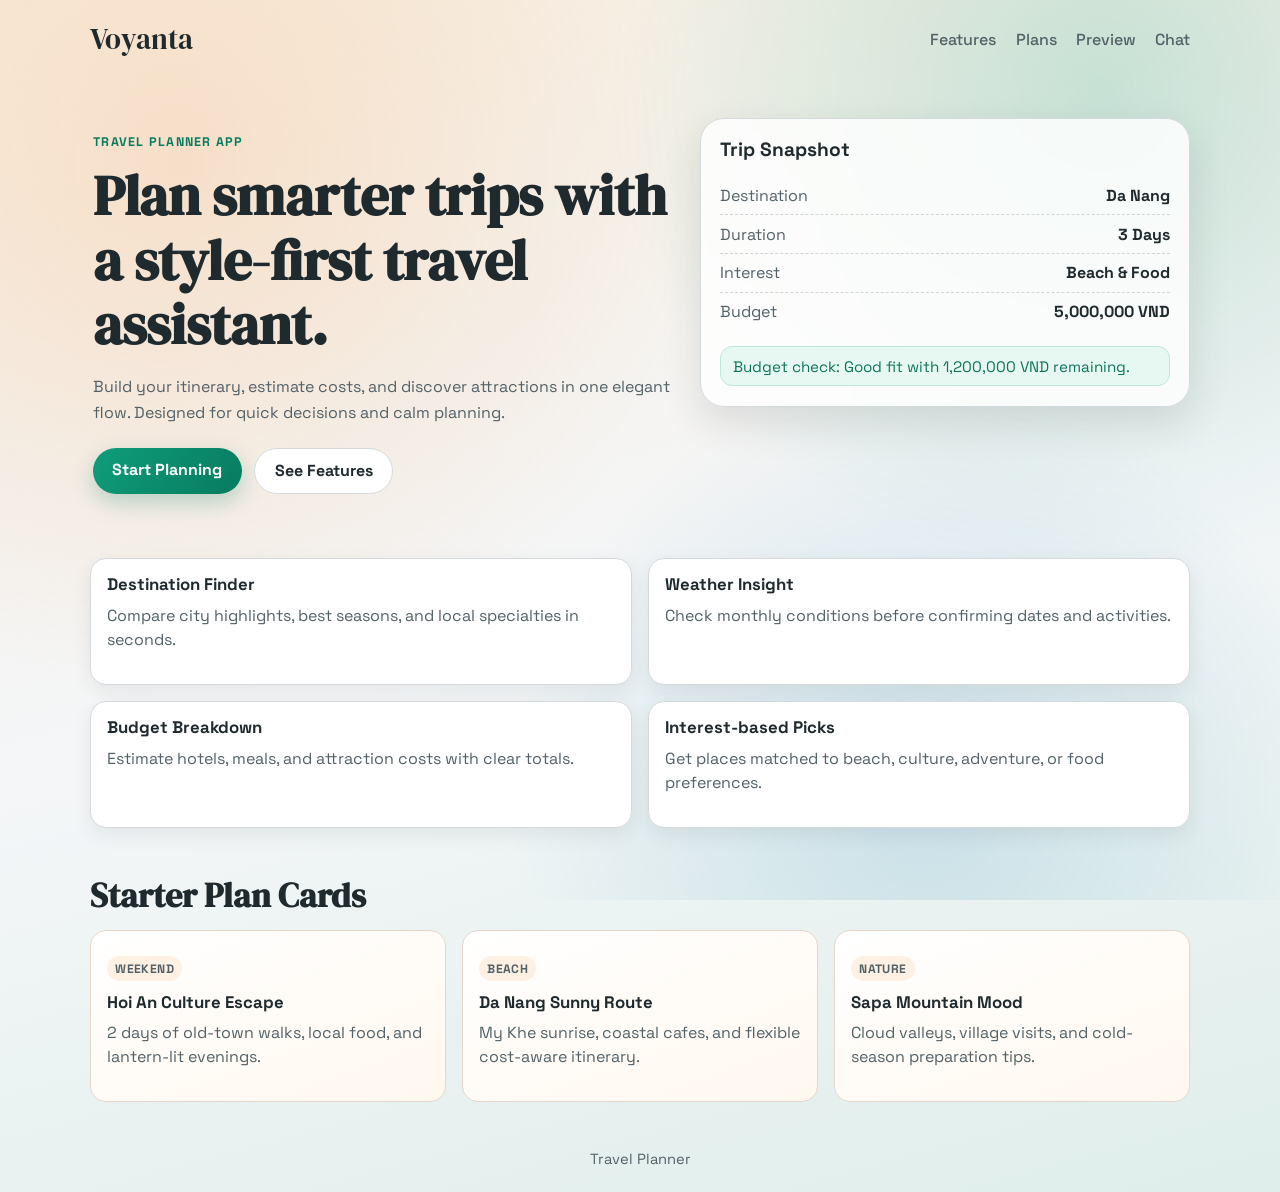
<file: services/frontend/index.html>
<!DOCTYPE html>
<html lang="en">

<head>
    <meta charset="UTF-8" />
    <meta name="viewport" content="width=device-width, initial-scale=1.0" />
    <title>Voyanta Travel Planner</title>
    <link rel="preconnect" href="https://fonts.googleapis.com" />
    <link rel="preconnect" href="https://fonts.gstatic.com" crossorigin />
    <link
        href="https://fonts.googleapis.com/css2?family=Space+Grotesk:wght@400;500;700&family=DM+Serif+Display:ital@0;1&display=swap"
        rel="stylesheet" />
    <link rel="stylesheet" href="styles.css" />
</head>

<body>
    <div class="page-bg" aria-hidden="true"></div>

    <header class="site-header">
        <a class="brand" href="#">Voyanta</a>
        <nav class="main-nav" aria-label="Main navigation">
            <a href="#features">Features</a>
            <a href="#plans">Plans</a>
            <a href="#preview">Preview</a>
            <a href="chat.html">Chat</a>
        </nav>
    </header>

    <main>
        <section class="hero">
            <div class="hero-copy">
                <p class="eyebrow">Travel Planner App</p>
                <h1>Plan smarter trips with a style-first travel assistant.</h1>
                <p class="lead">
                    Build your itinerary, estimate costs, and discover attractions in one elegant flow.
                    Designed for quick decisions and calm planning.
                </p>
                <div class="hero-actions">
                    <a class="btn btn-primary" href="chat.html">Start Planning</a>
                    <a class="btn btn-secondary" href="#features">See Features</a>
                </div>
            </div>

            <aside class="hero-card" id="preview" aria-label="Trip preview">
                <h2>Trip Snapshot</h2>
                <ul>
                    <li><span>Destination</span><strong>Da Nang</strong></li>
                    <li><span>Duration</span><strong>3 Days</strong></li>
                    <li><span>Interest</span><strong>Beach & Food</strong></li>
                    <li><span>Budget</span><strong>5,000,000 VND</strong></li>
                </ul>
                <p class="status success">Budget check: Good fit with 1,200,000 VND remaining.</p>
            </aside>
        </section>

        <section class="feature-grid" id="features" aria-label="Core features">
            <article class="feature-card">
                <h3>Destination Finder</h3>
                <p>Compare city highlights, best seasons, and local specialties in seconds.</p>
            </article>
            <article class="feature-card">
                <h3>Weather Insight</h3>
                <p>Check monthly conditions before confirming dates and activities.</p>
            </article>
            <article class="feature-card">
                <h3>Budget Breakdown</h3>
                <p>Estimate hotels, meals, and attraction costs with clear totals.</p>
            </article>
            <article class="feature-card">
                <h3>Interest-based Picks</h3>
                <p>Get places matched to beach, culture, adventure, or food preferences.</p>
            </article>
        </section>

        <section class="plans" id="plans" aria-label="Suggested plans">
            <h2>Starter Plan Cards</h2>
            <div class="plan-list">
                <article class="plan-card">
                    <p class="plan-tag">Weekend</p>
                    <h3>Hoi An Culture Escape</h3>
                    <p>2 days of old-town walks, local food, and lantern-lit evenings.</p>
                </article>
                <article class="plan-card">
                    <p class="plan-tag">Beach</p>
                    <h3>Da Nang Sunny Route</h3>
                    <p>My Khe sunrise, coastal cafes, and flexible cost-aware itinerary.</p>
                </article>
                <article class="plan-card">
                    <p class="plan-tag">Nature</p>
                    <h3>Sapa Mountain Mood</h3>
                    <p>Cloud valleys, village visits, and cold-season preparation tips.</p>
                </article>
            </div>
        </section>
    </main>

    <footer class="site-footer">
        <p>Travel Planner</p>
    </footer>
</body>

</html>
</file>
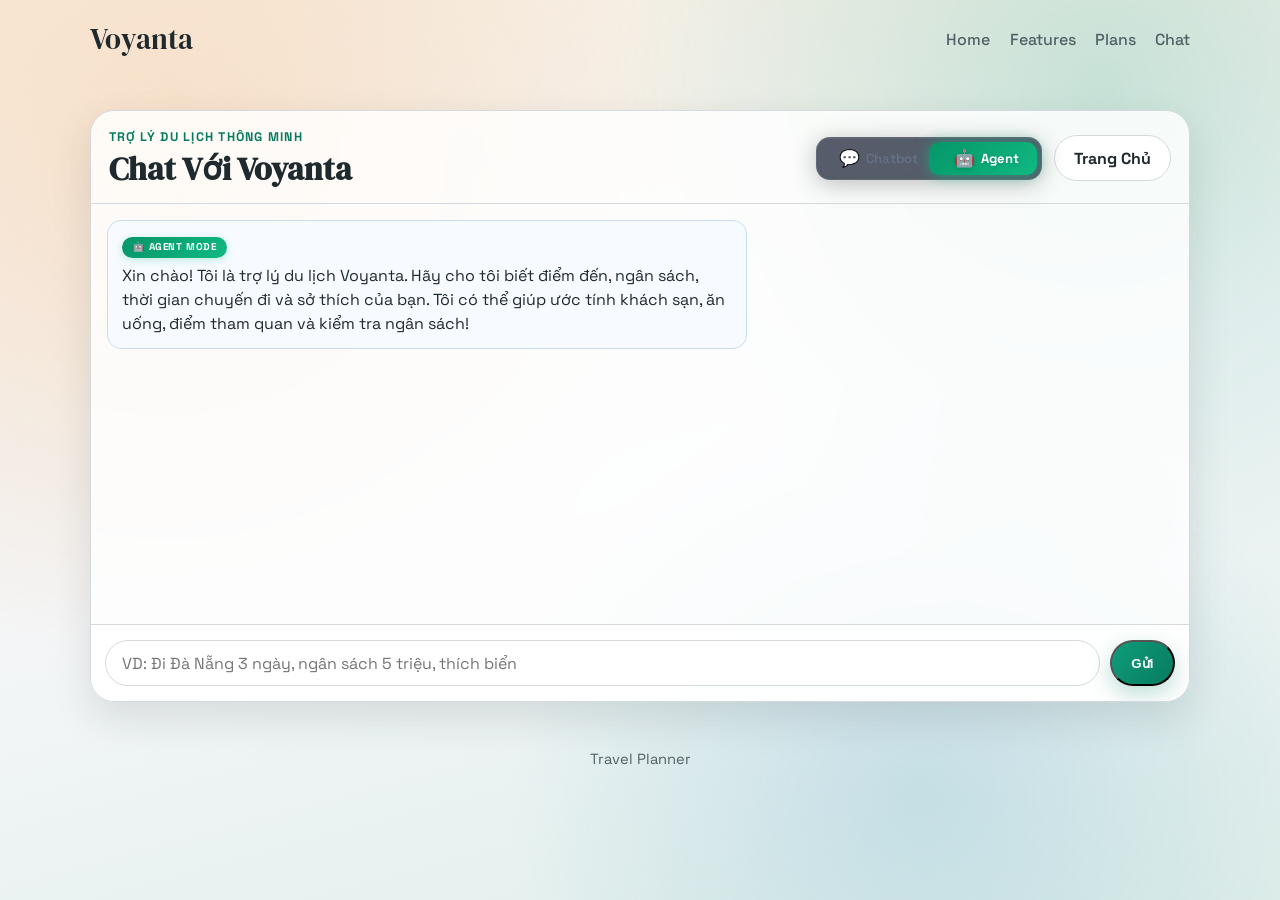
<file: services/frontend/chat.html>
<!DOCTYPE html>
<html lang="en">

<head>
    <meta charset="UTF-8" />
    <meta name="viewport" content="width=device-width, initial-scale=1.0" />
    <title>Voyanta - Trợ Lý Du Lịch</title>
    <link rel="preconnect" href="https://fonts.googleapis.com" />
    <link rel="preconnect" href="https://fonts.gstatic.com" crossorigin />
    <link
        href="https://fonts.googleapis.com/css2?family=Space+Grotesk:wght@400;500;700&family=DM+Serif+Display:ital@0;1&display=swap"
        rel="stylesheet" />
    <link rel="stylesheet" href="styles.css" />
    <style>
        /* ── Segmented Mode Selector ── */
        .mode-selector {
            position: relative;
            display: inline-flex;
            background: rgba(15, 23, 42, 0.7);
            backdrop-filter: blur(12px);
            -webkit-backdrop-filter: blur(12px);
            border-radius: 14px;
            padding: 4px;
            border: 1px solid rgba(255,255,255,0.08);
            box-shadow: 0 4px 24px rgba(0,0,0,0.25), inset 0 1px 0 rgba(255,255,255,0.05);
        }
        .mode-selector .slider {
            position: absolute;
            top: 4px;
            left: 4px;
            height: calc(100% - 8px);
            width: calc(50% - 4px);
            border-radius: 11px;
            transition: transform 0.35s cubic-bezier(0.4, 0, 0.1, 1), background 0.35s, box-shadow 0.35s;
            z-index: 0;
            pointer-events: none;
        }
        .mode-selector.chatbot-active .slider {
            transform: translateX(0);
            background: linear-gradient(135deg, #6366f1 0%, #818cf8 100%);
            box-shadow: 0 0 16px rgba(99,102,241,0.4), 0 2px 8px rgba(99,102,241,0.3);
        }
        .mode-selector.agent-active .slider {
            transform: translateX(100%);
            background: linear-gradient(135deg, #059669 0%, #10b981 100%);
            box-shadow: 0 0 16px rgba(16,185,129,0.4), 0 2px 8px rgba(16,185,129,0.3);
        }
        .mode-btn {
            position: relative;
            z-index: 1;
            padding: 8px 18px;
            border: none;
            background: transparent;
            color: #64748b;
            font-family: 'Space Grotesk', sans-serif;
            font-size: 0.82rem;
            font-weight: 500;
            cursor: pointer;
            transition: color 0.3s, transform 0.15s;
            display: flex;
            align-items: center;
            gap: 6px;
            white-space: nowrap;
            border-radius: 11px;
        }
        .mode-btn:hover { color: #cbd5e1; }
        .mode-btn:active { transform: scale(0.96); }
        .mode-btn.active {
            color: #fff;
            font-weight: 700;
            text-shadow: 0 1px 4px rgba(0,0,0,0.2);
        }
        .mode-btn .icon {
            font-size: 1.05rem;
            line-height: 1;
        }
        /* Pulse on switch */
        @keyframes mode-pulse {
            0% { transform: scale(1); }
            50% { transform: scale(1.04); }
            100% { transform: scale(1); }
        }
        .mode-selector.just-switched {
            animation: mode-pulse 0.35s ease;
        }

        /* ── Mode badge on messages ── */
        .mode-badge {
            display: inline-flex;
            align-items: center;
            gap: 4px;
            font-size: 0.62rem;
            font-weight: 700;
            letter-spacing: 0.06em;
            padding: 3px 10px;
            border-radius: 999px;
            margin-bottom: 6px;
            text-transform: uppercase;
        }
        .mode-badge.agent {
            background: linear-gradient(135deg, #059669, #10b981);
            color: #fff;
            box-shadow: 0 2px 8px rgba(16,185,129,0.25);
        }
        .mode-badge.chatbot {
            background: linear-gradient(135deg, #6366f1, #818cf8);
            color: #fff;
            box-shadow: 0 2px 8px rgba(99,102,241,0.25);
        }

        /* ── Header layout ── */
        .chat-header {
            display: flex;
            align-items: center;
            justify-content: space-between;
            flex-wrap: wrap;
            gap: 12px;
        }
        .chat-header-actions {
            display: flex;
            align-items: center;
            gap: 12px;
        }
    </style>
</head>

<body>
    <div class="page-bg" aria-hidden="true"></div>

    <header class="site-header">
        <a class="brand" href="index.html">Voyanta</a>
        <nav class="main-nav" aria-label="Main navigation">
            <a href="index.html">Home</a>
            <a href="index.html#features">Features</a>
            <a href="index.html#plans">Plans</a>
            <a href="chat.html">Chat</a>
        </nav>
    </header>

    <main class="chat-page">
        <section class="chat-shell" aria-label="Travel planner chat">
            <div class="chat-header">
                <div>
                    <p class="eyebrow">Trợ Lý Du Lịch Thông Minh</p>
                    <h1>Chat Với Voyanta</h1>
                </div>
                <div class="chat-header-actions">
                    <div class="mode-selector agent-active" id="mode-selector" role="radiogroup" aria-label="Chat mode">
                        <div class="slider"></div>
                        <button class="mode-btn" id="btn-chatbot" role="radio" aria-checked="false" data-mode="chatbot">
                            <span class="icon">💬</span> Chatbot
                        </button>
                        <button class="mode-btn active" id="btn-agent" role="radio" aria-checked="true" data-mode="agent">
                            <span class="icon">🤖</span> Agent
                        </button>
                    </div>
                    <a class="btn btn-secondary" href="index.html">Trang Chủ</a>
                </div>
            </div>

            <div class="chat-window" id="chat-window" role="log" aria-live="polite">
                <article class="bubble bubble-agent">
                    <div class="mode-badge agent">🤖 Agent Mode</div>
                    <p>
                        Xin chào! Tôi là trợ lý du lịch Voyanta. Hãy cho tôi biết điểm đến, ngân sách,
                        thời gian chuyến đi và sở thích của bạn. Tôi có thể giúp ước tính khách sạn,
                        ăn uống, điểm tham quan và kiểm tra ngân sách!
                    </p>
                </article>
            </div>

            <form class="chat-input-area" id="chat-form" action="#" method="get">
                <label for="trip-message" class="sr-only">Message</label>
                <input id="trip-message" name="message" type="text"
                    placeholder="VD: Đi Đà Nẵng 3 ngày, ngân sách 5 triệu, thích biển"
                    aria-label="Type your trip request" autocomplete="off" />
                <button class="btn btn-primary" type="submit" id="send-btn">Gửi</button>
            </form>
        </section>
    </main>

    <footer class="site-footer">
        <p>Travel Planner</p>
    </footer>

    <script>
        const API_URL = window.location.origin + "/api/chat";
        const chatWindow = document.getElementById("chat-window");
        const chatForm = document.getElementById("chat-form");
        const messageInput = document.getElementById("trip-message");
        const sendBtn = document.getElementById("send-btn");

        // Mode selector elements
        const modeSelector = document.getElementById("mode-selector");
        const btnChatbot = document.getElementById("btn-chatbot");
        const btnAgent = document.getElementById("btn-agent");
        let currentMode = "agent";

        function setMode(mode) {
            currentMode = mode;
            const isAgent = mode === "agent";

            modeSelector.className = `mode-selector ${mode}-active just-switched`;
            btnAgent.classList.toggle("active", isAgent);
            btnAgent.setAttribute("aria-checked", isAgent);
            btnChatbot.classList.toggle("active", !isAgent);
            btnChatbot.setAttribute("aria-checked", !isAgent);

            // Remove animation class after it finishes
            setTimeout(() => modeSelector.classList.remove("just-switched"), 350);

            // Show notification
            const note = document.createElement("article");
            note.className = "bubble bubble-trace";
            note.innerHTML = `<p style="text-align:center;font-size:0.8rem;color:#94a3b8;">
                Chuyển sang chế độ <strong>${isAgent ? "🤖 Agent (ReAct + Tools)" : "💬 Chatbot (Baseline)"}</strong>
            </p>`;
            chatWindow.appendChild(note);
            chatWindow.scrollTop = chatWindow.scrollHeight;
        }

        btnChatbot.addEventListener("click", () => { if (currentMode !== "chatbot") setMode("chatbot"); });
        btnAgent.addEventListener("click", () => { if (currentMode !== "agent") setMode("agent"); });

        function addBubble(text, type, mode) {
            const article = document.createElement("article");
            article.className = `bubble bubble-${type}`;

            // Add mode badge for agent/chatbot responses
            if (type === "agent" && mode) {
                const badge = document.createElement("div");
                badge.className = `mode-badge ${mode}`;
                badge.textContent = mode === "agent" ? "🤖 Agent" : "💬 Chatbot";
                article.appendChild(badge);
            }

            const p = document.createElement("p");
            p.innerHTML = text
                .replace(/\*\*(.*?)\*\*/g, "<strong>$1</strong>")
                .replace(/\n/g, "<br>");
            article.appendChild(p);
            chatWindow.appendChild(article);
            chatWindow.scrollTop = chatWindow.scrollHeight;
            return article;
        }

        function addTraceBubble(traces) {
            if (!traces || traces.length === 0) return;
            const article = document.createElement("article");
            article.className = "bubble bubble-trace";
            let html = '<details><summary>🔍 Quá Trình Suy Luận (' + traces.length + ' bước)</summary><ol>';
            traces.forEach(t => {
                html += '<li>';
                if (t.thought) html += '<em>Suy nghĩ:</em> ' + t.thought.replace(/\n/g, '<br>') + '<br>';
                if (t.action) html += '<strong>Hành động:</strong> ' + t.action + '<br>';
                if (t.observation) html += '<span style="color:#6c757d">Kết quả:</span> ' + t.observation.replace(/\n/g, '<br>');
                html += '</li>';
            });
            html += '</ol></details>';
            article.innerHTML = html;
            chatWindow.appendChild(article);
            chatWindow.scrollTop = chatWindow.scrollHeight;
        }

        function setLoading(loading) {
            sendBtn.disabled = loading;
            sendBtn.textContent = loading ? "Đang suy nghĩ..." : "Gửi";
            messageInput.disabled = loading;
        }

        chatForm.addEventListener("submit", async (e) => {
            e.preventDefault();
            const message = messageInput.value.trim();
            if (!message) return;

            addBubble(message, "user");
            messageInput.value = "";
            setLoading(true);

            const modeLabel = currentMode === "agent" ? "🤖 Agent đang suy luận..." : "💬 Chatbot đang trả lời...";
            const typingBubble = addBubble(modeLabel, "agent typing");

            try {
                const response = await fetch(API_URL, {
                    method: "POST",
                    headers: { "Content-Type": "application/json" },
                    body: JSON.stringify({ message, mode: currentMode }),
                });

                const data = await response.json();
                typingBubble.remove();

                if (data.error) {
                    addBubble("❌ Error: " + data.error, "agent", currentMode);
                } else {
                    addBubble(data.reply, "agent", data.mode || currentMode);
                    if (data.traces && data.traces.length > 0) {
                        addTraceBubble(data.traces);
                    }
                }
            } catch (err) {
                typingBubble.remove();
                addBubble("❌ Không thể kết nối server. Hãy chắc chắn backend đang chạy trên port 8000.", "agent", currentMode);
            }

            setLoading(false);
            messageInput.focus();
        });
    </script>
</body>

</html>
</file>
<file: services/frontend/styles.css>
:root {
    --bg-top: #f8efe2;
    --bg-mid: #f4f6f8;
    --bg-bottom: #dfeeea;
    --ink: #1f2a2e;
    --ink-soft: #526167;
    --surface: #ffffffd1;
    --surface-strong: #ffffff;
    --line: #d4d9dd;
    --accent: #0f9d7a;
    --accent-strong: #077b5f;
    --highlight: #f59b4f;
    --shadow: 0 16px 40px rgba(25, 38, 42, 0.12);
    --radius-lg: 24px;
    --radius-md: 16px;
}

* {
    box-sizing: border-box;
}

body {
    margin: 0;
    font-family: "Space Grotesk", "Segoe UI", sans-serif;
    color: var(--ink);
    min-height: 100vh;
    background: linear-gradient(165deg, var(--bg-top) 0%, var(--bg-mid) 52%, var(--bg-bottom) 100%);
}

.page-bg {
    position: fixed;
    inset: 0;
    pointer-events: none;
    z-index: -1;
    background-image:
        radial-gradient(circle at 14% 18%, rgba(245, 155, 79, 0.2), transparent 40%),
        radial-gradient(circle at 86% 10%, rgba(15, 157, 122, 0.2), transparent 36%),
        radial-gradient(circle at 72% 88%, rgba(23, 130, 180, 0.16), transparent 34%);
}

.site-header,
.hero,
.feature-grid,
.plans,
.site-footer {
    width: min(1100px, calc(100% - 3rem));
    margin-inline: auto;
}

.site-header {
    padding: 1.2rem 0;
    display: flex;
    justify-content: space-between;
    align-items: center;
}

.brand {
    font-family: "DM Serif Display", Georgia, serif;
    font-size: 1.8rem;
    color: var(--ink);
    text-decoration: none;
}

.main-nav {
    display: flex;
    gap: 1.2rem;
}

.main-nav a {
    color: var(--ink-soft);
    text-decoration: none;
    font-weight: 500;
}

.main-nav a:hover {
    color: var(--accent-strong);
}

.hero {
    margin-top: 2.5rem;
    display: grid;
    grid-template-columns: 1.2fr 1fr;
    gap: 1.4rem;
    align-items: start;
}

.hero-copy {
    padding: 1rem 0.2rem;
}

.eyebrow {
    margin: 0;
    color: var(--accent-strong);
    letter-spacing: 0.1em;
    text-transform: uppercase;
    font-size: 0.78rem;
    font-weight: 700;
}

h1,
h2,
h3 {
    margin: 0;
    line-height: 1.15;
}

h1 {
    margin-top: 0.85rem;
    font-family: "DM Serif Display", Georgia, serif;
    font-size: clamp(2.1rem, 4.4vw, 3.7rem);
}

.lead {
    margin-top: 1rem;
    color: var(--ink-soft);
    max-width: 58ch;
    line-height: 1.6;
}

.hero-actions {
    margin-top: 1.4rem;
    display: flex;
    flex-wrap: wrap;
    gap: 0.8rem;
}

.btn {
    text-decoration: none;
    border-radius: 999px;
    padding: 0.72rem 1.2rem;
    font-weight: 700;
    transition: transform 0.2s ease, box-shadow 0.2s ease;
}

.btn:hover {
    transform: translateY(-1px);
}

.btn-primary {
    color: #fff;
    background: linear-gradient(125deg, var(--accent) 0%, var(--accent-strong) 100%);
    box-shadow: 0 8px 22px rgba(7, 123, 95, 0.26);
}

.btn-secondary {
    color: var(--ink);
    background: var(--surface-strong);
    border: 1px solid var(--line);
}

.hero-card {
    background: var(--surface);
    border: 1px solid var(--line);
    border-radius: var(--radius-lg);
    padding: 1.2rem;
    backdrop-filter: blur(3px);
    box-shadow: var(--shadow);
    animation: rise-in 500ms ease;
}

.hero-card h2 {
    font-size: 1.2rem;
}

.hero-card ul {
    margin: 1rem 0;
    padding: 0;
    list-style: none;
}

.hero-card li {
    display: flex;
    justify-content: space-between;
    padding: 0.52rem 0;
    border-bottom: 1px dashed #cfd6da;
}

.hero-card li:last-child {
    border-bottom: 0;
}

.hero-card span {
    color: var(--ink-soft);
}

.status {
    margin: 0;
    padding: 0.6rem 0.7rem;
    border-radius: 12px;
    font-size: 0.95rem;
}

.status.success {
    background: #e7f8f2;
    color: #0d7459;
    border: 1px solid #bde7d8;
}

.feature-grid {
    margin-top: 3rem;
    display: grid;
    grid-template-columns: repeat(2, minmax(0, 1fr));
    gap: 1rem;
}

.feature-card {
    background: var(--surface-strong);
    border: 1px solid var(--line);
    border-radius: var(--radius-md);
    padding: 1rem;
    box-shadow: 0 7px 20px rgba(35, 47, 52, 0.08);
}

.feature-card h3 {
    font-size: 1.05rem;
}

.feature-card p {
    margin-top: 0.6rem;
    color: var(--ink-soft);
    line-height: 1.5;
}

.plans {
    margin-top: 3rem;
}

.plans h2 {
    font-family: "DM Serif Display", Georgia, serif;
    font-size: clamp(1.5rem, 3vw, 2.1rem);
}

.plan-list {
    margin-top: 1rem;
    display: grid;
    grid-template-columns: repeat(3, minmax(0, 1fr));
    gap: 1rem;
}

.plan-card {
    background: linear-gradient(160deg, #ffffff 0%, #fff8ef 100%);
    border: 1px solid #e4d7c9;
    border-radius: var(--radius-md);
    padding: 1rem;
}

.plan-tag {
    margin: 0;
    display: inline-block;
    padding: 0.22rem 0.52rem;
    border-radius: 999px;
    background: #fef1e3;
    color: #9d5515;
    font-size: 0.76rem;
    font-weight: 700;
    letter-spacing: 0.03em;
    text-transform: uppercase;
}

.plan-card h3 {
    margin-top: 0.72rem;
    font-size: 1.05rem;
}

.plan-card p {
    margin-top: 0.55rem;
    color: var(--ink-soft);
    line-height: 1.5;
}

.site-footer {
    margin: 3rem auto 1.5rem;
    text-align: center;
    color: var(--ink-soft);
    font-size: 0.92rem;
}

.chat-page {
    width: min(1100px, calc(100% - 3rem));
    margin: 2rem auto 0;
}

.chat-shell {
    background: var(--surface);
    border: 1px solid var(--line);
    border-radius: var(--radius-lg);
    box-shadow: var(--shadow);
    backdrop-filter: blur(3px);
    overflow: hidden;
}

.chat-header {
    padding: 1.1rem 1.1rem 1rem;
    display: flex;
    justify-content: space-between;
    align-items: center;
    gap: 1rem;
    border-bottom: 1px solid var(--line);
}

.chat-header h1 {
    margin-top: 0.35rem;
    font-family: "DM Serif Display", Georgia, serif;
    font-size: clamp(1.35rem, 3vw, 2rem);
}

.chat-window {
    padding: 1rem;
    min-height: 420px;
    max-height: 58vh;
    overflow-y: auto;
    display: flex;
    flex-direction: column;
    gap: 0.8rem;
}

.bubble {
    max-width: min(78%, 640px);
    padding: 0.75rem 0.9rem;
    border-radius: 14px;
    line-height: 1.5;
    border: 1px solid transparent;
}

.bubble p {
    margin: 0;
}

.bubble-agent {
    align-self: flex-start;
    background: #f7fbff;
    border-color: #c7def1;
}

.bubble-user {
    align-self: flex-end;
    background: #e9f8f3;
    border-color: #b9e7d7;
}

.chat-input-area {
    padding: 0.9rem;
    border-top: 1px solid var(--line);
    display: flex;
    gap: 0.65rem;
    background: #ffffffd9;
}

.chat-input-area input {
    flex: 1;
    border: 1px solid var(--line);
    border-radius: 999px;
    padding: 0.74rem 0.95rem;
    font: inherit;
    color: var(--ink);
    background: #fff;
}

.chat-input-area input:focus {
    outline: 2px solid #86d7c2;
    outline-offset: 1px;
}

.sr-only {
    position: absolute;
    width: 1px;
    height: 1px;
    padding: 0;
    margin: -1px;
    overflow: hidden;
    clip: rect(0, 0, 0, 0);
    white-space: nowrap;
    border: 0;
}

@keyframes rise-in {
    from {
        opacity: 0;
        transform: translateY(10px);
    }

    to {
        opacity: 1;
        transform: translateY(0);
    }
}

@media (max-width: 900px) {
    .hero {
        grid-template-columns: 1fr;
    }

    .feature-grid {
        grid-template-columns: 1fr;
    }

    .plan-list {
        grid-template-columns: 1fr;
    }
}

@media (max-width: 620px) {

    .site-header,
    .hero,
    .feature-grid,
    .plans,
    .site-footer {
        width: min(1100px, calc(100% - 1.4rem));
    }

    .main-nav {
        gap: 0.75rem;
        font-size: 0.92rem;
    }

    .brand {
        font-size: 1.5rem;
    }

    .chat-page {
        width: min(1100px, calc(100% - 1.4rem));
        margin-top: 1rem;
    }

    .chat-header {
        flex-direction: column;
        align-items: flex-start;
    }

    .bubble {
        max-width: 100%;
    }

    .chat-input-area {
        flex-direction: column;
    }
}

/* === Agent Trace Bubble === */
.bubble-trace {
    align-self: flex-start;
    max-width: 90%;
    background: #fefcf7;
    border-color: #e8dcc8;
    font-size: 0.88rem;
}

.bubble-trace details {
    cursor: pointer;
}

.bubble-trace summary {
    font-weight: 700;
    color: var(--accent-strong);
    padding: 0.3rem 0;
}

.bubble-trace ol {
    margin: 0.5rem 0 0;
    padding-left: 1.2rem;
}

.bubble-trace li {
    margin-bottom: 0.6rem;
    padding-bottom: 0.6rem;
    border-bottom: 1px dashed #e0dcd4;
    line-height: 1.5;
}

.bubble-trace li:last-child {
    border-bottom: none;
}

/* === Typing indicator === */
.bubble.typing {
    opacity: 0.7;
    animation: pulse 1.2s ease-in-out infinite;
}

@keyframes pulse {
    0%, 100% { opacity: 0.5; }
    50% { opacity: 1; }
}

/* === Disabled button state === */
.btn:disabled {
    opacity: 0.6;
    cursor: not-allowed;
    transform: none !important;
}

.chat-input-area input:disabled {
    background: #f0f0f0;
}
</file>
